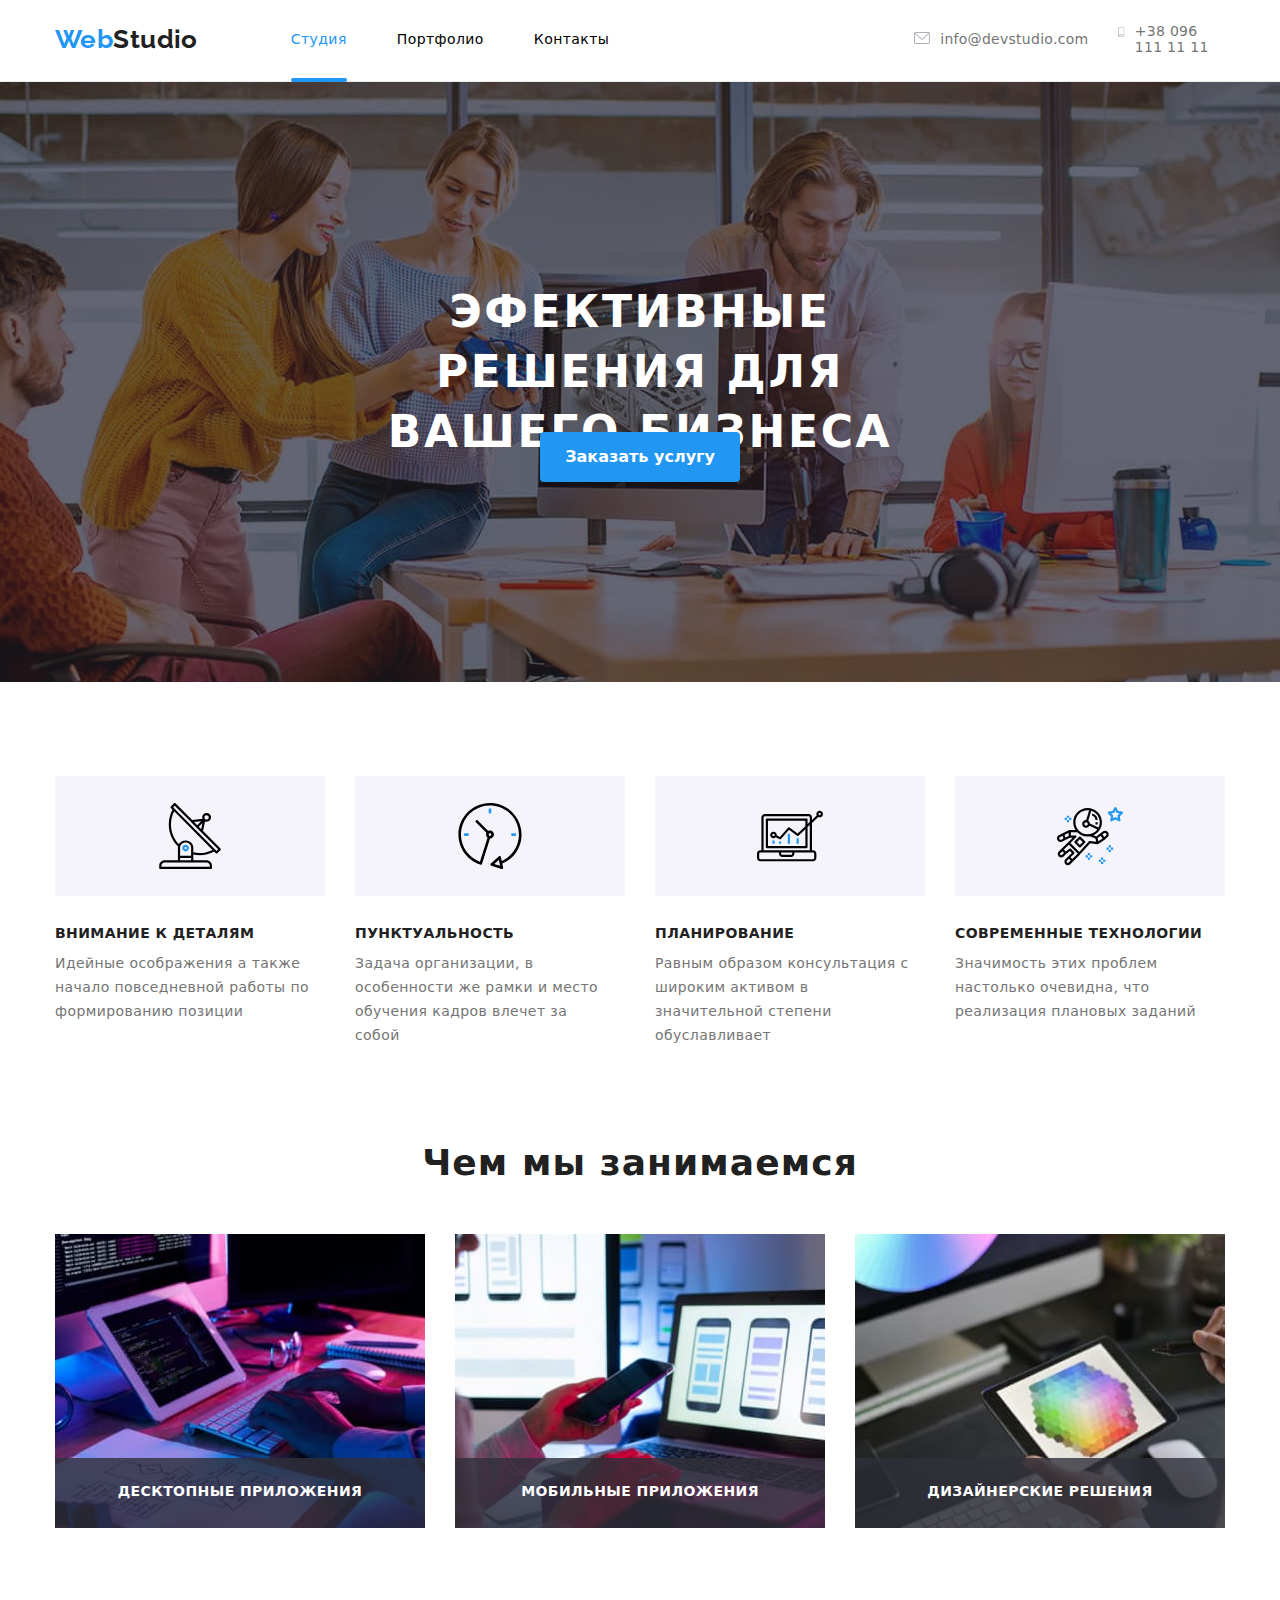
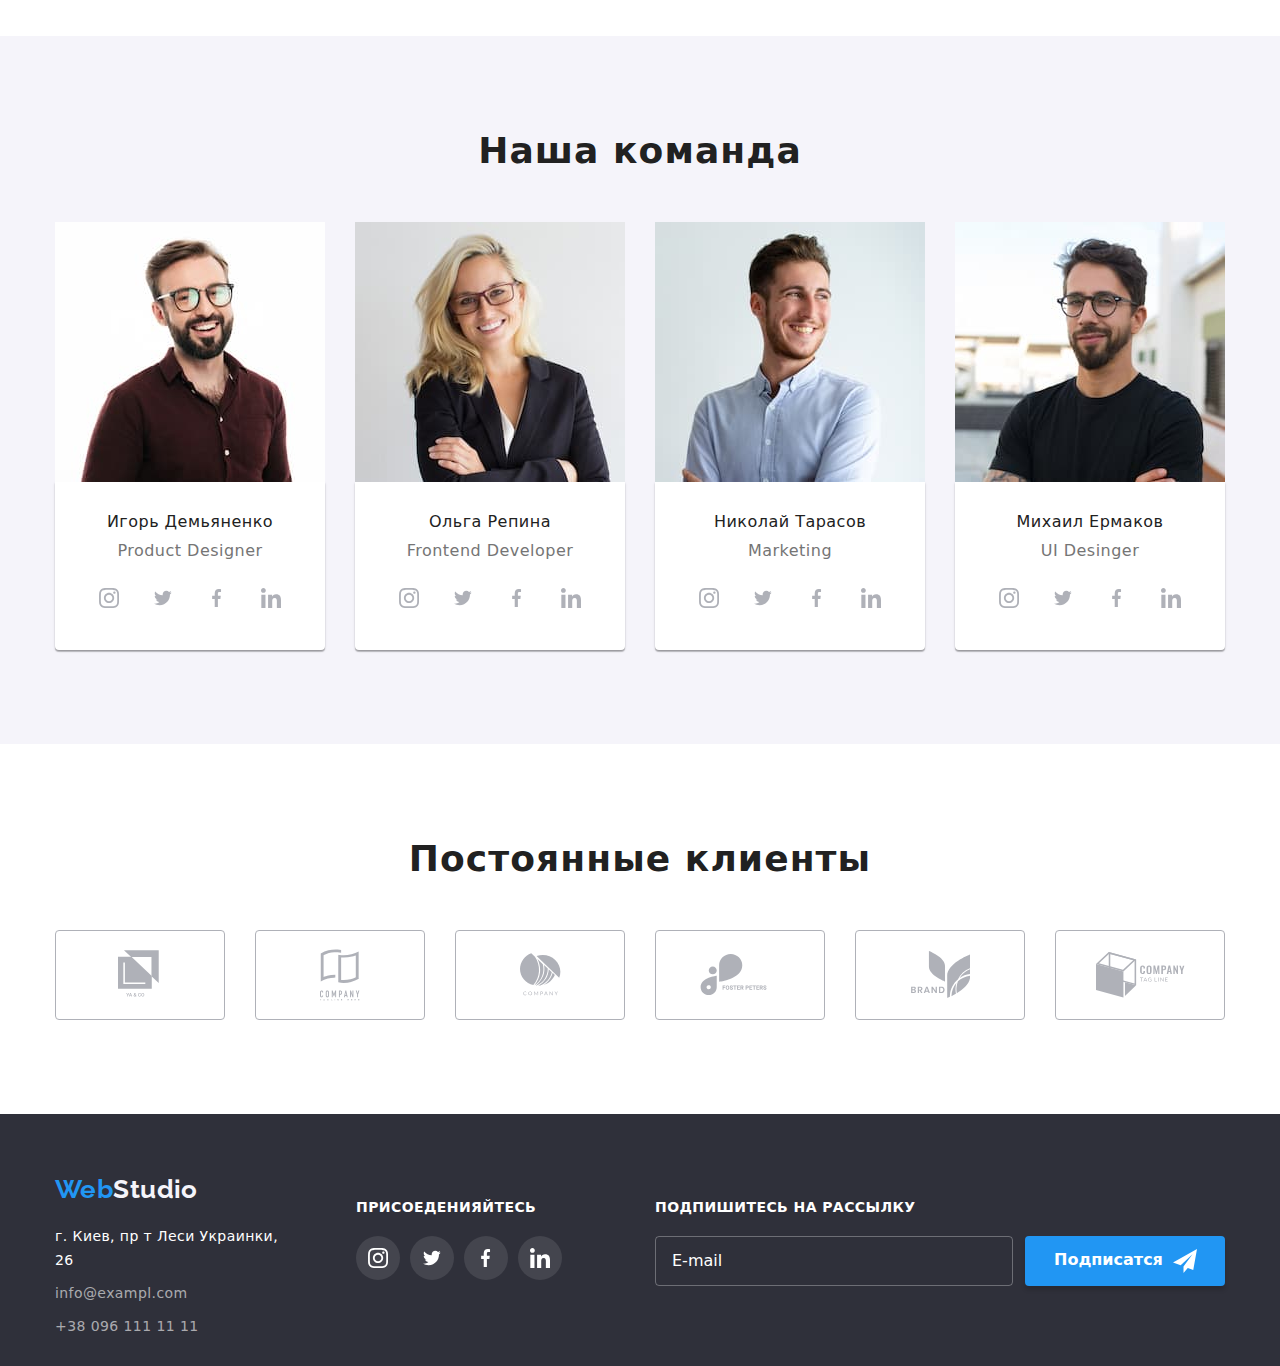
<file: index.html>
<!DOCTYPE html>
<html lang="ru">

<head id="head">
    <meta charset="UTF-8">
    <meta http-equiv="X-UA-Compatible" content="IE=edge">
    <meta name="viewport" content="width=device-width, initial-scale=1.0">
    <title>Document</title>
    <link href="./css/styles.css" rel="stylesheet">
    <link
        href="https://fonts.googleapis.com/css2?family=Raleway:wght@700&family=Roboto:wght@400;500;700;900&display=swap"
        rel="stylesheet">
        <link rel="stylesheet" href="https://cdnjs.cloudflare.com/ajax/libs/animate.css/4.1.1/animate.min.css" />
        <link rel="stylesheet" href="https://cdnjs.cloudflare.com/ajax/libs/modern-normalize/0.2.0/modern-normalize.min.css" />
</head>

<body>
    <header id="dd" class="header new-header">
        <div class="container">
        <nav class="site-nav-a">
            <a class="item-c site-nav link link-web link-black" href="#smd">Web<span>Studio</span></a>
               <ul class="mar site-nav">
                <li class="item  ">
                    <a class="ddd studia"
                        href=" "><span>Студия</span></a>
                </li>
                <li class="item">
                    <a class="hd link link-blue " href="portfolio.html">Портфолио</a>
                </li>
                <li class="item">
                    <a class="hd link link-blue " href="">Контакты</a>
                </li> 
            </ul>
        
        </nav>
        <div class="conteiner-u">
         
                
            <a class="cm-header-first item-a link link-blue ul-link-blu kontakt" href="mailto:info@devstudio.com">
            <svg class=" link-icon-heder  " width="16" height="12">
                    <use href="./images/sprite.svg#icon-mail"></use>
            </svg>info@devstudio.com</a>
            
     
            
            <a class="item-b icon-b-header one-item link link-blue ul-link-blu kontakt" href="tel:+380961111111">
       
                <svg class="link-icon-heder  " width="10" height="16">
                <use href="./images/sprite.svg#icon-mobilka"></use>
            </svg>+38 096 111 11 11</a> 
        </div>
                
    
        </div>
    </header>
    <main>
         <section class="hero">
            <div class="hero-container">
            <h2 class="hero-name visually-hidden">Hero</h2>
              <div class="efect-hero-container"> 
                  <h1 class="hero-title ">Эфективные решения для вашего бизнеса</h1>
            </div> 
             <button class="button-hero" data-modal-open>Заказать услугу</button>
            </div>
        </section>
        <section class="os">
            <div class="spacial-container">
                    <h2 class=" os-title hero-name visually-hidden">Особенности</h2>
            <ul class="spacial-container-li li-nd">
                <li class="os-item">
                    <div class="container-os-antenna">
                        <svg class="icon-antenna" width="66" height="70">
                            <use href="./images/sprite.svg#icon-antenna"></use>
                        </svg>
                    </div>
                    <div class="os-item-container">
                     <h3 class="osob-h">Внимание к деталям</h3>
                    <p class="osob-p">Идейные осображения а также начало повседневной работы по формированию позиции</p>
                 </div>
                 <li class="os-item">
                        <div class="container-os-antenna">
                            <svg class="icon-antenna" width="66" height="70">
                                <use href="./images/sprite.svg#icon-clock-"></use>
                            </svg>
                        </div>
                    <div class="os-item-container">
                    <h3 class="osob-h">Пунктуальность</h3>
                    <p class="osob-p">Задача организации, в особенности же рамки и место обучения кадров влечет за собой
                    </p> 
                </div>
                </li >
                <li class="os-item">
                    <div class="container-os-antenna">
                        <svg class="icon-antenna" width="66" height="70">
                            <use href="./images/sprite.svg#icon-comp"></use>
                        </svg>
                    </div>
                    <div class="os-item-container">
                    <h3 class="osob-h">Планирование</h3>
                    <p class="osob-p">Равным образом консультация с широким активом в значительной степени обуславливает
                    </p>
                </div>
                </li>
                
                <li class="os-item">
                    <div class="container-os-antenna">
                        <svg class="icon-antenna" width="66" height="70">
                            <use href="./images/sprite.svg#icon-astronavt"></use>
                        </svg>
                    </div>
                    <div class="os-item-container">
                        <h3 class="osob-h">Современные технологии</h3>
                    <p class="p-end osob-p">Значимость этих проблем настолько очевидна, что реализация плановых заданий</p>
                </div>
                </li>
                </ul>
            </div>
            
        </section>
        <section class="we">
            <div class="container-we">
                <h2 class="section-title">Чем мы занимаемся</h2>
                    <ul class="we-ul li-nd">
                <li class="we-li">
                    <div class="we-li-conteiner">
                        <img class="we-img" src="./images/1.jpg" width="370" height="294" alt="1">
                        <div class="button-we button-we-fist"><p class="we-p">Десктопные приложения</p>
                        </div>
                    </div>
                </li>
                <li class="we-li">
                    <div class="we-li-conteiner">
                        <img  class="we-img" src="./images/2.jpg" width="370" height="294" alt="2">
                        <div class="button-we button-we-second">
                            <p class="we-p">Мобильные приложения</p> 
                        </div>
                    </div>
                </li>
                <li class="we-li">
                    <div class="we-li-conteiner">
                        <img  class="we-img" src="./images/3.jpg" width="370" height="294" alt="3">
                        <div class="button-we button-we-last"><p class="we-p">Дизайнерские решения</p> 
                        </div>
                    </div>
                </li>
                    </ul>
                </div>
        </section>
            
        <section class="nk">
                       <div class="container-nk">
                   <h2 class="section-title">Наша команда</h2>
                 <ul class="ul-nk li-nd">
                <li class="nk-li">
                    <img class="foto-nk" src="./images/21.jpg" alt="Игорь Демьяненко" width="270" height="260">
                        <div class="container-nk-content">
                            <h3 class="comanda-h">Игорь Демьяненко</h3>
                            <p class="comanda-p">Product Designer</p>
                            <div class="container-nk-icon">
                                <a class="nk-item-link-icon nk-item-link-icon-first" href="" target="_blank" rel="noopener noreferrer">
                                    <svg class="nk-icon" width="20" height="20">
                                        <use href="./images/sprite.svg#icon-foto"></use>
                                    </svg></a>
                                    <a class="nk-item-link-icon" href="" target="_blank" rel="noopener noreferrer">
                                        <svg class="nk-icon" width="20 " height="16">
                                            <use href="./images/sprite.svg#icon-twitter"></use>
                                        </svg></a>
                                    <a class="nk-item-link-icon" href="" target="_blank" rel="noopener noreferrer">
                                        <svg class="nk-icon" width="10" height="20">
                                            <use href="./images/sprite.svg#icon-facebook"></use>
                                        </svg></a>
                                        <a class="nk-item-link-icon" href="" target="_blank" rel="noopener noreferrer">
                                            <svg class="nk-icon" width="20" height="20">
                                                <use href="./images/sprite.svg#icon-instagram"></use>
                                            </svg></a>
                            </div>
                        </div>
                </li>
                <li class="nk-li">
                    <img class="foto-nk" src="./images/22.jpg" alt="Ольга Репина" width="270" height="260">
                        <div class="container-nk-content">
                            <h3 class="comanda-h">Ольга Репина</h3>
                            <p class="comanda-p"> Frontend Developer</p>
                            <div class="container-nk-icon">
                                <a class="nk-item-link-icon nk-item-link-icon-first" href="" target="_blank" rel="noopener noreferrer">
                                    <svg class="nk-icon" width="20" height="20">
                                        <use href="./images/sprite.svg#icon-foto"></use>
                                    </svg></a>
                                <a class="nk-item-link-icon" href="" target="_blank" rel="noopener noreferrer">
                                    <svg class="nk-icon" width="20 " height="16">
                                        <use href="./images/sprite.svg#icon-twitter"></use>
                                    </svg></a>
                                <a class="nk-item-link-icon" href="" target="_blank" rel="noopener noreferrer">
                                    <svg class="nk-icon" width="10" height="20">
                                        <use href="./images/sprite.svg#icon-facebook"></use>
                                    </svg></a>
                                <a class="nk-item-link-icon" href="" target="_blank" rel="noopener noreferrer">
                                    <svg class="nk-icon" width="20" height="20">
                                        <use href="./images/sprite.svg#icon-instagram"></use>
                                    </svg></a>
                            </div>
                        </div>
                </li>
                <li class="nk-li">
                    <img class="foto-nk" src="./images/23.jpg" alt="Николай Тарасов" width="270" height="260">
                        <div class="container-nk-content">
                            <h3 class="comanda-h">Николай Тарасов</h3>
                            <p class="comanda-p"> Marketing</p>
                            <div class="container-nk-icon">
                                <a class="nk-item-link-icon nk-item-link-icon-first" href="" target="_blank" rel="noopener noreferrer">
                                    <svg class="nk-icon" width="20" height="20">
                                        <use href="./images/sprite.svg#icon-foto"></use>
                                    </svg></a>
                                <a class="nk-item-link-icon" href="" target="_blank" rel="noopener noreferrer">
                                    <svg class="nk-icon" width="20 " height="16">
                                        <use href="./images/sprite.svg#icon-twitter"></use>
                                    </svg></a>
                                <a class="nk-item-link-icon" href="" target="_blank" rel="noopener noreferrer">
                                    <svg class="nk-icon" width="10" height="20">
                                        <use href="./images/sprite.svg#icon-facebook"></use>
                                    </svg></a>
                                <a class="nk-item-link-icon" href="" target="_blank" rel="noopener noreferrer">
                                    <svg class="nk-icon" width="20" height="20">
                                        <use href="./images/sprite.svg#icon-instagram"></use>
                                    </svg></a>
                            </div>
                        </div>
                </li>
                <li class="nk-li">
                    <img class="foto-nk" src="./images/24.jpg" alt="Михаил Ермаков" width="270" height="260">
                        <div class="container-nk-content">
                            <h3 class="comanda-h">Михаил Ермаков</h3>
                            <p class="comanda-p">UI Desinger</p>
                         <div class="container-nk-icon">
                            <a class="nk-item-link-icon nk-item-link-icon-first" href="" target="_blank" rel="noopener noreferrer">
                                <svg class="nk-icon" width="20" height="20">
                                    <use href="./images/sprite.svg#icon-foto"></use>
                                </svg></a>
                            <a class="nk-item-link-icon" href="" target="_blank" rel="noopener noreferrer">
                                <svg class="nk-icon" width="20 " height="16">
                                    <use href="./images/sprite.svg#icon-twitter"></use>
                                </svg></a>
                            <a class="nk-item-link-icon" href="" target="_blank" rel="noopener noreferrer">
                                <svg class="nk-icon" width="10" height="20">
                                    <use href="./images/sprite.svg#icon-facebook"></use>
                                </svg></a>
                            <a class="nk-item-link-icon" href="" target="_blank" rel="noopener noreferrer">
                                <svg class="nk-icon" width="20" height="20">
                                    <use href="./images/sprite.svg#icon-instagram"></use>
                                </svg></a>
                         </div>
                        </div>
                </li>
            </ul>
                 </div>
        </section>

<section class="section-post">
    <div class="container-post">
            <h2 class="section-title-post">Постоянные клиенты</h2>
            <ul class="ul-post li-nd">
                <li class="clients-item-li">
                    <a class="clients-item-link link-item-first" href="" target="_blank" rel="noopener noreferrer">
                        <svg class="post-icon" width="45" height="50">
                            <use href="./images/sprite.svg#icon-logo1"></use>
                        </svg></a>
                </li>

                <li class="clients-item-li">
                    <a class="clients-item-link" href="" target="_blank" rel="noopener noreferrer">
                        <svg class="post-icon" width="40" height="52">
                            <use href="./images/sprite.svg#icon-logo2"></use>
                        </svg></a>
                </li>

                <li class="clients-item-li">
                    <a class="clients-item-link" href="" target="_blank" rel="noopener noreferrer">
                        <svg class="post-icon" width="41" height="43">
                            <use href="./images/sprite.svg#icon-logo3"></use>
                        </svg></a>
                </li>

                <li class="clients-item-li">
                    <a class="clients-item-link" href="" target="_blank" rel="noopener noreferrer">
                        <svg class="post-icon" width="80" height="42">
                            <use href="./images/sprite.svg#icon-logo4"></use>
                        </svg></a>
                </li>

                <li class="clients-item-li">
                    <a class="clients-item-link" href="" target="_blank" rel="noopener noreferrer">
                        <svg class="post-icon" width="59" height="47">
                            <use href="./images/sprite.svg#icon-logo5"></use>
                        </svg></a>
                </li>

                <li class="clients-item-li">
                    <a class="clients-item-link" href="" target="_blank" rel="noopener noreferrer">
                        <svg class="post-icon" width="89" height="46">
                            <use href="./images/sprite.svg#icon-logo6"></use>
                        </svg></a>
                </li>
             </ul>
     
    </div>
</section>


    </main>
    <footer class="footer">
        <div class="container-footer-generete">
            
                <div class="container-fu">
             <a class="link link-web white" href="#header">Web<span>Studio</span></a>
                    <address class="footer-adress footer-link-contact">г. Киев, пр т Леси Украинки, 26</address>
                        <ul class="ul-footer li-nd">
                            <li>
                            <a class="item-fu-mel link-blue footer-link-contact" href="mailto:info@exampl.com">info@exampl.com</a>
                            </li>
                             <li>
                            <a class="item-fu-tel link link-blue footer-link-contact" href="tel:+380961111111">+38 096 111 11 11</a>
                        </li>
                     </ul>
                </div>
        
         <div class="container-fu-two">
            <p class="title-fu-two">Присоеденияйтесь</p>
           <ul class="ul-card-fu-two">
               
               <li class="card-fu-two-li">
                    <a class="card-fu-two card-fu-two-first " href="" target="_blank" rel="noopener noreferrer">
                    <svg class="nk-icon" width="20" height="20">
                        <use href="./images/sprite.svg#icon-foto"></use>
                    </svg></a>
               </li>
                <li class="card-fu-two-li">
                           <a class="card-fu-two " href="" target="_blank" rel="noopener noreferrer">
                    <svg class="nk-icon" width="20 " height="16">
                        <use href="./images/sprite.svg#icon-twitter"></use>
                    </svg></a>
                </li>
                <li class="card-fu-two-li">
                    <a class="card-fu-two " href="" target="_blank" rel="noopener noreferrer">
                    <svg class="nk-icon" width="10" height="20">
                        <use href="./images/sprite.svg#icon-facebook"></use>
                    </svg></a>
                </li>
                <li class="card-fu-two-li">
                    <a class="card-fu-two " href="" target="_blank" rel="noopener noreferrer">
                    <svg class="nk-icon" width="20" height="20">
                        <use href="./images/sprite.svg#icon-instagram"></use>
                    </svg></a>
                </li>
           </ul> 
        </div>
                <div class="footer-form-container">
                    <p class="p-footer-form title-fu-two">Подпишитесь на рассылку</p>
                    <form class="footer-form">
                        <label for="footer_email"></label>
                        <div class="input-button">
                            <input type="email" name="email" id="footer_email" class="input-footer" placeholder="E-mail">
                            <button type="submit" class="ee button-footer">Подписатся
                                <svg class="ee airbus-icon" width="24" height="24">
                                    <use href="./images/icons.svg#icon-airbus"></use>
                                </svg></button>
                           </div>
                    </form>
                </div>
         </div>
    </footer>

   
    <div class="backdrop is-hidden" data-modal>
       <div class="modal">

        <form class="form-container">
            <p class="form-title-modal">Оставьте свои данные, мы вам перезвоним</p>
            <div class="form-field">
                <label for="modal-id1" class="form-label">Имя</label>
                <input type="text" name="text" id="modal-id1" class="input-modal"  >
                    <svg class="svg-modal-icon" width=" " height=" ">
                        <use href="./images/icons.svg#icon-man"></use>
                    </svg>
            </div>

            <div class="form-field">
                <label for="modal-id2" class="form-label">Телефон </label>
          <input type="number" name="number" id="modal-id2" class="input-modal">
                    <svg class="svg-modal-icon" width=" " height=" ">
                        <use href="./images/icons.svg#icon-tel"></use>
                    </svg>
            </div>
            <div class="form-field">
                <label for="modal-id3" class="form-label">Почта</label>
                <input type="email" name="email" id="modal-id3" class="input-modal">
                   
                <svg class="svg-modal-icon" width=" " height=" ">
                        <use href="./images/icons.svg#icon-convert"></use>
                    </svg>
            </div>
            <div class="form-field-textarea ">
                <label for="modal-id4" class="form-label">Коментарий</label>
                <textarea name="Коментарий"   placeholder="Введите текст" id="modal-id4" class="input-textarea"></textarea>
            </div>



            <div class="form-field1 ">
                <input type="checkbox" name="licenze" id="modal-id5" class="input-modal1"
                        value="licenze">
                <label for="modal-id5" class="form-label-checkbox">
                    <span class="span-form-modal">
                         <svg class="svg-kub" width=" 16" height=" 15 ">
                              <use href="./images/icons.svg#icon-galochka"></use>
                         </svg>
                    </span>
                    <p class="p-licenze">Соглашаюсь с рассылкой и принимаю</p>
                    <a class="a-licenze " href="">Условия договора</a>
                    
                </label>
            </div>




                 <button type="submit" class="button-hero">Отправить</button>
               </form>
 


              <button class="close-bacdrop" data-modal-close>
                <svg class="close-svg" width=" " height=" ">
                    <use href="./images/close.svg#icon-close"></use>
                </svg>
              </button>
   
    </div>

</div>





<script src="./js/modal.js"></script>
</body>

</html>
</file>
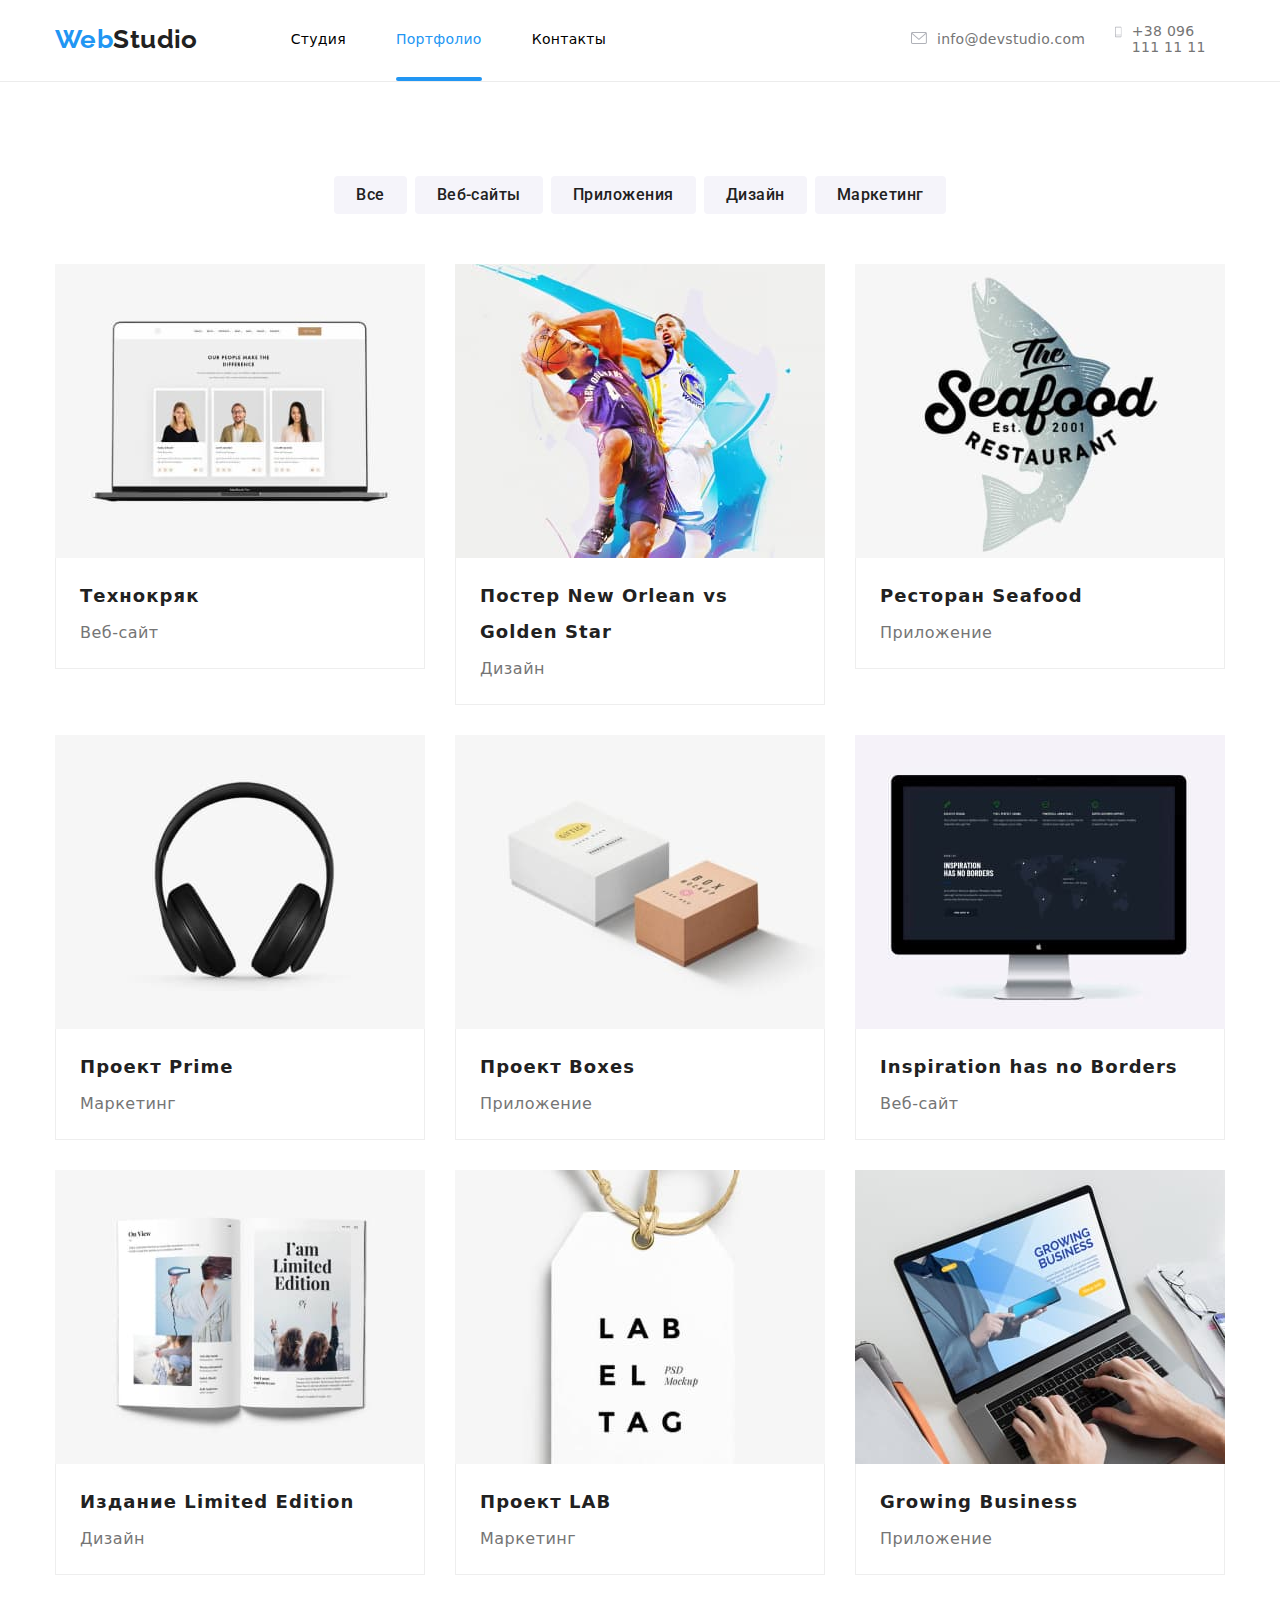
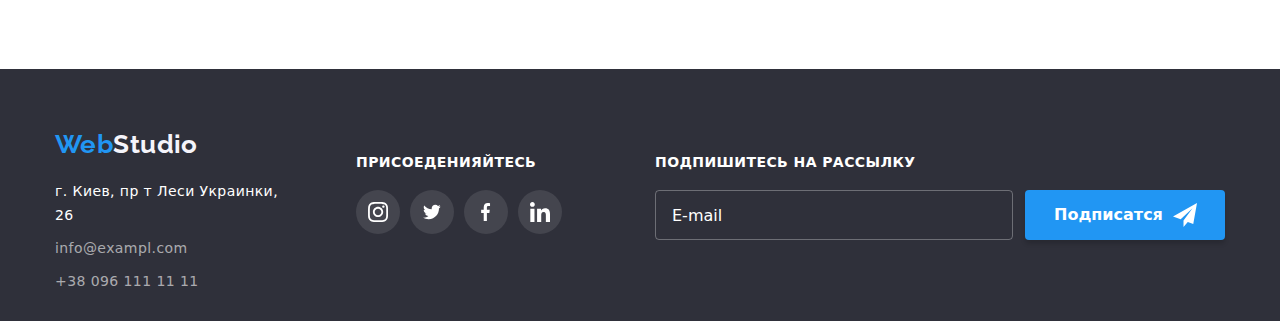
<file: portfolio.html>
<!DOCTYPE html>
<html lang="en">
<head>
    <meta charset="UTF-8">
    <meta http-equiv="X-UA-Compatible" content="IE=edge">
    <meta name="viewport" content="width=device-width, initial-scale=1.0">
    <title>portfolio</title>
    <link href="./css/styles.css" rel="stylesheet">
    <link href="https://fonts.googleapis.com/css2?family=Raleway:wght@700&family=Roboto:wght@400;500;700;900&display=swap"
        rel="stylesheet">
        <link rel="stylesheet" href="https://cdnjs.cloudflare.com/ajax/libs/modern-normalize/0.2.0/modern-normalize.min.css" />
</head>
<body>
    <header id="dd" class="header new-header">
        <div class="container"> 
        <nav  class="site-nav-a">
            <a class=" item-c site-nav link link-web link-black" href="#smd">Web<span>Studio</span></a>
            <ul class=" mar site-nav li-nd ul-link-blu">
                <li class="item">
                    <a class=" hd link link-blue   " href="index.html">Студия</a>
                </li>
                <li class="item">
                    <a class="     portfolio-line ddd" href=""><span>Портфолио</span></a>
                </li>
                <li class="item">
                    <a class="hd  link link-blue  " href="">Контакты</a>
                </li>
            </ul>
        </nav>
    <div class="conteiner-u">
    
    
        <a class="cm-header-first item-a link link-blue ul-link-blu kontakt" href="mailto:info@devstudio.com">
            <svg class=" link-icon-heder  " width="16" height="12">
                <use href="./images/sprite.svg#icon-mail"></use>
            </svg>info@devstudio.com</a>
    
    
    
        <a class="item-b icon-b-header one-item link link-blue ul-link-blu kontakt" href="tel:+380961111111">
            <svg class="link-icon-heder  " width="10" height="16">
                <use href="./images/sprite.svg#icon-mobilka"></use>
            </svg>+38 096 111 11 11</a>
    </div>
    </div>
    </header>
    <main class="main">
        <section class="hero-portfolio">
            <div class="container-potfolio-hero">
            <h1 class="portfolio-hero-name hero-name visually-hidden">Filter</h1>
                <ul class="ul-button li-nd">
                <li class="item-portfolio-filter">
                    <button class="filter-li pointer" type="button">Все</button>
                </li>
                <li class="item-portfolio-filter">
                    <button class="filter-li pointer" type="button">Веб-сайты</button>
                </li>
                <li class="item-portfolio-filter">
                    <button class="filter-li pointer" type="button">Приложения</button>
                </li>
                <li class="item-portfolio-filter">
                    <button class="filter-li pointer" type="button">Дизайн</button>
                </li>
                <li class="item-portfolio-filter">
                    <button class="filter-li pointer" type="button">Маркетинг</button>
                </li>
            </ul>
</div>
<div class="container-card">
            <ul class="li-nd project">
                <li class="project-li">
                    <a href=" " class="contain-card-link-a" >      
                        <div class="card-trumb"> 
                            <img class="foto-item-cart" src="./images/ноутбук.jpg" alt="ноут" width="370" height="294"/> 
                                <div class="kub">
                                    <p class="content-texnocrack">Технокряк это современная площадка распространения коронавируса. 
                                                 Компании используют эту платформу для цифрового
                                                 шпионажа и атак на защищённые сервера конкурентов</p>
                                                
                                </div>
                        </div>
                        <div class="container-project-li">  
                            <h3 class="item-project-h">Технокряк</h3>
                                <p class="item-project-p">Веб-сайт</p>
                        </div> 
                     </a>
                </li>

                <li class="project-li">
                    <a href="#smd" class="contain-card-link-a">
                        <div class="card-trumb">
                            <img  class="foto-item-cart" src="./images/баскетбол.jpg" alt="ресторан" width="370" height="294" />
                                <div class="kub">
                                    <p class="content-texnocrack">
                                                Технокряк это современная площадка распространения коронавируса.
                                                Компании используют эту платформу для цифрового
                                                шпионажа и атак на защищённые сервера конкурентов</p>
                                </div>
                        </div>
                    <div class="container-project-li">
                        <h3 class="item-project-h">Постер New Orlean vs Golden Star</h3>
                            <p class="item-project-p">Дизайн</p>
                   </div>
                   </a>
                </li>

                <li class="project-li">
                    <a href="#smd" class="contain-card-link-a">
                        <div class="card-trumb">
                           <img  class="foto-item-cart" src="./images/ресторан.jpg" alt="ресторан" width="370" height="294" />
                               <div class="kub">
                                  <p class="content-texnocrack">Технокряк это современная площадка распространения коронавируса.
                                                 Компании используют эту платформу для цифрового
                                                 шпионажа и атак на защищённые сервера конкурентов </p>
                                </div>
                        </div>
                    <div class="container-project-li"> 
                        <h3 class="item-project-h">Ресторан Seafood</h3>
                            <p class="item-project-p">Приложение</p>
                    </div>
                    </a>
                </li>

                <li class="project-li">
                    <a href="#smd" class="contain-card-link-a">
                        <div class="card-trumb">
                            <img  class="foto-item-cart" src="./images/наушники.jpg" alt="наушники" width="370" height="294" />
                                <div class="kub">
                                    <p class="content-texnocrack">Технокряк это современная площадка распространения коронавируса.
                                                Компании используют эту платформу для цифрового
                                                шпионажа и атак на защищённые сервера конкурентов</p>
                                </div>
                        </div>
                    <div class="container-project-li">  
                        <h3 class="item-project-h">Проект Prime</h3>
                           <p class="item-project-p">Маркетинг</p>
                    </div>
                    </a>
                </li>

                <li class="project-li">
                    <a href="#smd" class="contain-card-link-a">
                        <div class="card-trumb">
                            <img  class="foto-item-cart" src="./images/коробки.jpg" alt="коробки" width="370" height="294" /> 
                                <div class="kub">
                                    <p class="content-texnocrack">Технокряк это современная площадка распространения коронавируса.
                                                Компании используют эту платформу для цифрового
                                                шпионажа и атак на защищённые сервера конкурентов</p>
                                </div>
                       </div>
                    <div class="container-project-li">
                        <h3 class="item-project-h">Проект Boxes</h3>
                        <p class="item-project-p">Приложение</p>
                    </div>
                    </a>
                </li>

                <li class="project-li">
                    <a href="#smd" class="contain-card-link-a">
                        <div class="card-trumb">
                            <img  class="foto-item-cart" src="./images/монитор.jpg" alt="монитор" width="370" height="294" />
                                <div class="kub">
                                    <p class="content-texnocrack">Технокряк это современная площадка распространения коронавируса.
                                                Компании используют эту платформу для цифрового
                                                шпионажа и атак на защищённые сервера конкурентов</p>
                                </div>
                    </div>
                     <div class="container-project-li">
                        <h3 class="item-project-h">Inspiration has no Borders</h3>
                        <p class="item-project-p">Веб-сайт</p>
                    </div>
                    </a>
                </li>

                <li class="project-li"><div></div>
                    <a href="#smd" class="contain-card-link-a">
                        <div class="card-trumb">
                             <img  class="foto-item-cart" src="./images/книга.jpg" alt="книга" width="370" height="294" /> 
                                <div class="kub">
                                      <p class="content-texnocrack">Технокряк это современная площадка распространения коронавируса.
                                                 Компании используют эту платформу для цифрового
                                                 шпионажа и атак на защищённые сервера конкурентов</p>
                       
                                </div>
                        </div>
                     <div class="container-project-li">
                        <h3 class="item-project-h">Издание Limited Edition</h3>
                        <p class="item-project-p">Дизайн</p>
                     </div>
                    </a>
                </li>

                <li class="project-li">
                    <a href="#smd" class="contain-card-link-a">
                        <div class="card-trumb">
                            <img  class="foto-item-cart" src="./images/этикетка.jpg" alt="этикетка" width="370" height="294" /> 
                                <div class="kub">
                                  <p class="content-texnocrack">Технокряк это современная площадка распространения коронавируса.
                                             Компании используют эту платформу для цифрового
                                             шпионажа и атак на защищённые сервера конкурентов</p>
                                </div>
                        </div>
                    <div class="container-project-li">
                        <h3 class="item-project-h">Проект LAB</h3>
                        <p class="item-project-p">Маркетинг</p>
                    </div>
                    </a>
                </li>

                <li class="project-li">
                    <a href="#smd" class="contain-card-link-a">
                        <div class="card-trumb">
                            <img  class="foto-item-cart" src="./images/ноутбук1.jpg" alt="ноутбук1" width="370" height="294" />
                                <div class="kub">
                                    <p class="content-texnocrack">Технокряк это современная площадка распространения коронавируса.
                                            Компании используют эту платформу для цифрового
                                            шпионажа и атак на защищённые сервера конкурентов</p>
                                </div>
                        </div>
                    <div class="container-project-li">
                         <h3 class="item-project-h">Growing Business</h3>
                         <p class="item-project-p">Приложение</p>
                    </div> 
                   </a> 
                 </li>
             
            </ul>
            </div>
        </section>

    </main>
<footer class="footer">
    <div class="container-footer-generete">

        <div class="container-fu">
            <a class="link link-web white" href="#header">Web<span>Studio</span></a>
            <address class="footer-adress footer-link-contact">г. Киев, пр т Леси Украинки, 26</address>
            <ul class="ul-footer li-nd">
                <li>
                    <a class="item-fu-mel link-blue footer-link-contact"
                        href="mailto:info@exampl.com">info@exampl.com</a>
                </li>
                <li>
                    <a class="item-fu-tel link link-blue footer-link-contact" href="tel:+380961111111">+38 096 111 11
                        11</a>
                </li>
            </ul>
        </div>

        <div class="container-fu-two">
            <p class="title-fu-two">Присоеденияйтесь</p>
            <ul class="ul-card-fu-two">

                <li class="card-fu-two-li">
                    <a class="card-fu-two card-fu-two-first " href="" target="_blank" rel="noopener noreferrer">
                        <svg class="nk-icon" width="20" height="20">
                            <use href="./images/sprite.svg#icon-foto"></use>
                        </svg></a>
                </li>
                <li class="card-fu-two-li">
                    <a class="card-fu-two " href="" target="_blank" rel="noopener noreferrer">
                        <svg class="nk-icon" width="20 " height="16">
                            <use href="./images/sprite.svg#icon-twitter"></use>
                        </svg></a>
                </li>
                <li class="card-fu-two-li">
                    <a class="card-fu-two " href="" target="_blank" rel="noopener noreferrer">
                        <svg class="nk-icon" width="10" height="20">
                            <use href="./images/sprite.svg#icon-facebook"></use>
                        </svg></a>
                </li>
                <li class="card-fu-two-li">
                    <a class="card-fu-two " href="" target="_blank" rel="noopener noreferrer">
                        <svg class="nk-icon" width="20" height="20">
                            <use href="./images/sprite.svg#icon-instagram"></use>
                        </svg></a>
                </li>
            </ul>
        </div>
        <div class="footer-form-container">
            <p class="p-footer-form title-fu-two">Подпишитесь на рассылку</p>
            <form class="footer-form">
                <label for="footer_email"></label>
                <div class="input-button">
                    <input type="email" name="email" id="footer_email" class="input-footer" placeholder="E-mail">
                    <button type="submit" class="ee button-footer">Подписатся
                        <svg class="ee airbus-icon" width="24" height="24">
                            <use href="./images/icons.svg#icon-airbus"></use>
                        </svg></button>
                </div>
            </form>
        </div>
    </div>
</footer>
  
</body>
</html>
</file>
<file: css/styles.css>
body {
  background-color:var(--brand-color);
  font-family: 'Roboto', sans-serif;
  font-style:Regular;
  font-size: 14px; 
  line-height: 1.71;
  letter-spacing: 0.03em;
   }

 
:root {
  --brand-color:#E5E5E5;
  --header-color:#FFFFFF;
  --nk-color:#F5F4FA;
  --hero-footer:#2F303A;
  --blue-color:#2196F3;
  --h-color:#212121;
  --brand-letter:#757575;

  --link-font:'Raleway', sans-serif;
  --title-h:font-weight: 500;
 }


h1,
h2,
h3,
h4,
h5,
h6,
p {
  margin-top: 0;
}

.li-nd li, .auth-nav li,
.site-nav li
{ 
  list-style: none;
}



/* -------header----------- */


.header {

  padding-top: 24px;
  padding-bottom: 25px;
  background-color:var(--header-color);
  font-weight: 500;
  border-bottom:1px solid #ECECEC;
}


.container {
  padding-left: 15px;
  padding-right: 15px;
  width: 1200px;
  display:flex;
  justify-items: space-between;
  margin-right: auto;
  margin-left: auto;
}

.site-nav-a {
  display: flex;
  align-items: center;
}

.site-nav  {
  display: flex;
  align-items: center;
}

.cm-header-first {
  margin-right: 30px;
}

.item-p {
  display:flex;

}
.conteiner-u {

  display:flex; 
  flex-direction: row;
 align-items: center;
 margin-left: 305px;

}

.link-icon-heder {
 
  margin-right: 10px;
}

.site-nav .item +.item {
  margin-left: 50px;
}

.item-c {
  margin-left: 0px;
  margin-right: 93px;
}

.mar {
  margin-top: 0;
  margin-bottom: 0;
  margin-left: 0px;
  padding-left: 0px;
}


/* -----ИКОНКИ----- */
.item-a {
  margin-left: 0px;
  margin-right: 30px;
   transition: transform 250ms cubic-bezier(0.4, 0, 0.2, 1);
  transform: scale(1); 
  display: flex;
 flex-direction: row;
 
}



.item-b {
  /* position: relative; */
  margin-left: 0px;
  margin-right: 0px;
   transition: transform 250ms cubic-bezier(0.4, 0, 0.2, 1);
  transform:scale(1); 
  display: flex;
 flex-direction: row;
}


.link-icon-heder{
  display: block;
  fill:#afb1b8;
   transition:transform 250ms cubic-bezier(0.4, 0, 0.2, 1);
  transform: scale(1);
}



.item-a:hover .link-icon-heder,
.item-a:focus .link-icon-heder {
  fill:var(--blue-color);
  cursor: pointer;
  transition: transform 250ms cubic-bezier(0.4, 0, 0.2, 1);
  transform: scale(1.1); 
}

.item-a:hover,
.item-a:focus {
 color: #2196F3;
  cursor: pointer;
  transition:transform 250ms cubic-bezier(0.4, 0, 0.2, 1);
  transform: scale(1.1); 
}


.item-b:hover .link-icon-heder,
.item-b:focus .link-icon-heder {
  fill:var(--blue-color);
  cursor: pointer;
  transition:  transform 250ms cubic-bezier(0.4, 0, 0.2, 1);
  transform: scale(1.1); 
}

.item-b:hover,
.item-b:focus {
 color: #2196F3;
  cursor: pointer;
  transition:transform 250ms cubic-bezier(0.4, 0, 0.2, 1);
  transform: scale(1.1); 
}
/* --------------------------ИКОНКИ КОНЕЦ--------------------- */

.hd:hover {
  transition:transform 250ms cubic-bezier(0.4, 0, 0.2, 1);
  transform: scale(1.1);
}

.link {
  text-decoration: none;
  color: inherit;
}
   
.ul-link-blu {
  line-height: 1.14;
  letter-spacing: 0.02em;
}
.kontakt {
   color:var(--brand-letter);
}


.link-blue {
  text-decoration: none;
 
}

.link-blue span {
  color:var(--blue-color);
}

.link-blue:hover,
.link-blue:focus {
  color:var(--blue-color);
    transition:transform 250ms cubic-bezier(0.4, 0, 0.2, 1);
  transform: scale(1.2);
}


.link-heder-a {
  padding: 0;
  margin: 0;
  list-style: none;
  display:block
}

/* -----ПОДЧЕРКИВАНИЕ НА ТЕКУЩЕЙ СТРАНИЦе СТУДИИ------ */
 

  .studia {
  position: relative;
 padding: 0px;
 display:block; 
 text-decoration: none;
  color:var(--blue-color);
}
 

.studia::after {
  display: block;
  content: "";
  position: absolute;
  width: 100%; 
  height: 4px ; 
  left:0%;
  bottom:-30px;
  background-color: #2196F3;
  border-radius: 2px;
   opacity:1;
  /* transition: translate 250ms cubic-bezier(0.4, 0, 0.2, 1);  */
}

  .studia:hover::after {
    color:var(--blue-color);
 transition:transform 250ms cubic-bezier(0.4, 0, 0.2, 1);
  transform: scale(1.5);
}   


 /* обий клас текушей страницы смещение */
.ddd:hover {
 transition:transform 250ms cubic-bezier(0.4, 0, 0.2, 1);
  transform: translatex(2px);
} 



/* -----ПОЛОСА НА ТЕКУЩЕЙ СТРАНИЦУ ПОРТФОЛИО------  */
 



.hd,.portfolio-line {
position: relative;
 padding: 0px;
 display:block; 
 text-decoration: none;
}

.portfolio-line{
  color:var(--blue-color);
}


.portfolio-line::after {
  display: block;
  content: "";
  position: absolute;
  width: 100%; 
  height: 4px ; 
  left:0%;
  bottom:-33px;
  background-color: #2196F3;;
  border-radius: 2px;
  opacity:1;
  transition: translate 250ms cubic-bezier(0.4, 0, 0.2, 1); 
}
 
  .portfolio-line:hover::after {
     color:var(--blue-color);
 transition:transform 250ms cubic-bezier(0.4, 0, 0.2, 1);
  transform: scale(1.5);
}     


 

/* -----ПОЛОСА НА ТЕКУЩЕЙ СТРАНИЦЕ КОНЕЦ------  */

 



/* Cекция герой */

.hero {
  padding-bottom:200px;
  padding-top: 200px;
  padding-left:1;
padding-right: 1;
  /* background-color:var(--hero-footer); */
 max-width: 1600px;
  background-image: linear-gradient(rgba(47, 48, 58, 0.4), rgba(47, 48, 58, 0.4)), url('../images/фон героя.jpg');
  /* background-image:linear-gradient(var(--hero-footer),rgba(47, 48, 58, 0.4)),url('../images/фон героя.jpg') ;  */
  background-size: cover;
 margin-left: auto;
 margin-right: auto;
  background-attachment: scroll;
  background-position:center;
  background-repeat: no-repeat;
}



.hero-container {
    padding-left: 15px;
  padding-right: 15px;
  display: block;
  align-items: center;
  width: 1200px;
 padding-bottom: 0px;
   margin-right: auto;
  margin-left: auto;
}

.hero-name {
  visibility:hidden;
  margin-bottom: 0px;
  padding-top: 0px;}


 .efect-hero-container  {
     padding-right:auto;
   padding-left: auto;
  display: block;
  min-width: 696px;
  height: 120px;
  margin-bottom:30px ;
  padding-right: 265px;
  padding-left: 265px;
}


.hero-title {
  font-weight: 900;
  font-size: 44px;
  margin-top: 0px;
  margin-bottom: 0px;
  line-height: 1.36;
  text-transform: uppercase;
  text-align: center;
  letter-spacing: 0.06em;
  color:var(--header-color);
}


.button-hero {
  display: block;
   height: 50px;
  border-radius: 4px;
  min-width: 200px;
  margin-left: auto;
  margin-right: auto;
  font-weight: 700;
  font-size: 16px;
  background-color:var(--blue-color);
  color:var(--header-color);
  box-shadow: 0px 4px 4px rgba(0, 0, 0, 0.15);
  border: none;
  transition:transform 250ms cubic-bezier(0.4, 0, 0.2, 1);
  transform: scale(1);

}

.button-hero:hover,
.button-hero:focus {
  background-color:#2196F3;
border: none;
box-shadow: 0px 4px 4px rgba(0, 0, 0, 0.15);
 transition:transform 250ms cubic-bezier(0.4, 0, 0.2, 1);
  transform: scale(1.05);
}



/* секция ОСОБЕННОСТИ */

.os {
  background-color:var( --header-color) ;
 
   padding-top: 94px;
  padding-bottom:94px;
}


.spacial-container {
   padding-left: 15px;
  padding-right: 15px;
  display:block;
  width: 1200px;
   margin-right: auto;
  margin-left: auto;
}

.spacial-container-li {
  display: flex; 
  flex-wrap: wrap;
  padding-left: 0px;
  margin-bottom: 0px;
   margin-left: -30px;
  margin-top: -30px;
}


.os-item{

  margin-top: 30px;
  margin-left: 30px;
 flex-basis: calc((100% - 120px) / 4);
 }


 .os-item-container {
  width: 270px;
  width: 100%; 
  padding: 0;
  display: flex; 
  flex-direction: column;
 
 }

 

.os-title {
  display: flex;
  padding-top: 0px;
} 


 .osob-p {
    margin-right: 10px;
    margin-bottom: 0px;
    
}
 .p-end {
  margin-right: 0px;
}  

.os-item {
 display: flex;
 flex-direction:column;
  }

.osob-h {
  font-weight: 700;
  font-size: 14px;
  line-height: 1.14;
  text-transform: uppercase;
  color:var(--h-color);
  letter-spacing: 0.03em;
  margin-bottom: 10px;
}

.container-os-antenna {
  padding-top: 25px;
  padding-bottom: 25px;
  border-radius: 4px;
  background-color:var(--nk-color);
  background-position: center;
   width: 270px;
  width: 100%; 
  height: 120px;
  padding: 0;
  display: flex; 
  align-items: center;
  justify-content:center;
  margin-bottom: 30px;
}

.icon-antenna {
width: 66px;
height: 70px;
outline: crimson;
}




/* секция МЫ */

.we {  
  background-color:var(--header-color);
  padding-bottom: 94px;
}

.container-we {
   padding-left: 15px;
  padding-right: 15px;
  width: 1200px;
  display: block;
  padding-top: 0px;
  margin-right: auto;
  margin-left: auto;
 }

.section-title {
  padding-bottom: 50px;
  margin-bottom: 0px;
}


.we-ul{
  display: flex;
  flex-wrap: wrap;
  /* display: block; */
  padding-left: 0px;
  margin-left: -30px;
  margin-top: -30px;
 }

.we-img {
display:block;
max-width: 100%;
height: auto;  

}
 
 .we-ul li {
  margin-left: 30px;
  margin-top: 30px;
  flex-basis: calc((100% - 90px) / 3);
 } 


 

/* --------КНОПКИ НА СЕКЦИИ МЫ НАЧАЛО-------- */

 .we-li-conteiner {
 content: "";
 display: block;
 padding: 0;
 margin: 0;
 width: 370px;
 height: 294px;
 }


.we-li {
  position: relative;
}


.button-we {
  padding: auto;
  display:block;
  position: relative;
  position:absolute;
  content: "";
  left:0%;
  bottom:0%;
  width:370px;
  height: 70px;
  transform: translate(0%,0%);
  border: none;

}

.button-we {
font-family:700;
font-style: normal;
font-weight: bold;
font-size: 14px;
line-height:1.14px;
text-align: center;
letter-spacing: 0.03em;
text-transform: uppercase; 
color: #FFFFFF; 
background: rgba(47, 48, 58, 0.8);
}

.we-p {
  width: 100%;
  display: block;
  position:absolute;
  left:50%;
  bottom:50%;
  transform: translate(-50%,-50%);
  margin: 0;

  

}


/* СЕКЦИЯ НАША КОМАНДА */

.nk {
    
  background-color:var(--nk-color);
  padding-bottom:94px;
  padding-top: 94px;
}



.container-nk {
   padding-left: 15px;
  padding-right: 15px;
  width: 1200px;
  display: block;
  margin-right: auto;
  margin-left: auto;
}


.ul-nk {

  display: flex; 
  flex-wrap: wrap;
  padding-left: 0px;
  margin-bottom: 0px;
   margin-left: -30px;
  margin-top: -30px;

}

.ul-nk li {
   margin-top: 30px;
  margin-left: 30px;
   flex-basis: calc((100% - 120px) / 4);
  }

.foto-nk {

display: block;
max-width: 100%;
height: auto;  
 margin: 0px;
  padding: 0px;
 
}

.container-nk-content {
    display: flex;
    flex-direction: column;
    justify-content: center;
   padding-top: 30px;
 padding-bottom: 30px;
 width: 270px;
  box-shadow: 0px 1px 3px rgba(0, 0, 0, 0.12), 0px 1px 1px rgba(0, 0, 0, 0.14), 0px 2px 1px rgba(0, 0, 0, 0.2);
border-radius: 0px 0px 4px 4px;
 background-color:var( --header-color);
 }


.container-nk-icon {
justify-content:  center;
  margin: 0px;
  display: flex;
   width: 206px;
   width: 100%;
 
}


.nk-item-link-icon {
  width: 44px;
  height: 44px;
  margin-left: 10px;
 }

 .nk-item-link-icon-first {
margin-left: 0px;
 }


 .nk-item-link-icon {
  display: flex;
  justify-content: center;
  align-items: center;
   fill:#afb1b8;
 }


.nk-item-link-icon:hover,
.nk-item-link-icon:focus {
  fill:var(--header-color);
  background-color:var(--blue-color);
  
  border: 1px solid var(--blue-color);
  border-radius: 50%;
   transition:transform 250ms cubic-bezier(0.4, 0, 0.2, 1);
  transform: scale(1.2);
}

 

.comanda-h, .comanda-p  {
   margin-left: auto;
  margin-right: auto; 
  margin-bottom: 0px;
}




.comanda-h {
  font-weight: 500;
  font-size: 16px;
  line-height: 1.19;
  letter-spacing: 0.03em;
  color:var(--h-color);
  margin-bottom: 10px;
}



.section-title {
  font-weight: 700;
  font-size: 36px;
  line-height: 1.17;
  text-align: center;
  letter-spacing: 0.03em;
  color:var(--h-color);
}



.osob-p {
  font-weight:400;
  font-size: 14px;
  line-height: 1.71;
  letter-spacing: 0.03em;
  color:var(--brand-letter);
 }

  .comanda-p {
   font-weight:400;
   font-size: 16px;
   line-height: 1.19;
   letter-spacing: 0.03em;
   color:var(--brand-letter);
   margin-bottom: 16px;
 }




/* ----ПОСТОЯННЫЕ КЛИЕНТЫ-----*/


.section-post {
  background-color:var( --header-color) ;
 
   padding-top: 94px;
  padding-bottom:94px;
}


.container-post {
  flex-direction: column;
justify-content: center ;
 
  padding-left: 15px;
  padding-right: 15px;
  display:block;
  width: 1200px;
  margin-right: auto;
  margin-left: auto;
}



.section-title-post {
  text-align: center;
    margin-bottom: 50px;
 font-weight: 700; 
  line-height: 1.16;
font-style: normal;
 font-size: 36px;
letter-spacing: 0.03em;
color: #212121;


}


.ul-post {
  display: flex;
  margin: 0;
  padding: 0;
}


.clients-item-link{
  background-color:#FFFFFF;
  background-position: center;
  display: flex;
  justify-content: center;
  align-items: center;
  width: 170px;
  height: 90px;
  border: 1px solid #AFB1B8;
  border-radius: 4px;
  fill:#afb1b8;
  margin-left: 30px;

}
.link-item-first{
 margin-left:  0px;
}

.post-icon {
 background-color:var( --header-color) ;
}


.clients-item-link:hover,
.clients-item-link:focus {
  fill:var(--blue-color);
  border: 1px solid var(--blue-color);
   transition:transform 250ms cubic-bezier(0.4, 0, 0.2, 1);
  transform: scale(1.2);
}

 


/* СЕКЦИЯ ПОДВАЛ */

/* ------ИКОНКИ ФУТЕРА-------- */

.footer {
  
  background-color: var(--hero-footer);
  padding-bottom: 60px;
  padding-top: 60px;
}




.container-footer-generete{ 
  display: flex;
flex-direction: row;
align-items:center;
   padding-left: 15px;
  padding-right: 15px;
   width: 1200px;
   margin-right: auto;
  margin-left: auto;
 
}


.container-fu {
  display: block;
  width: 231px;
  height: 132px;
}


.container-fu-two {  
  margin-left: 70px;
  display:flex;
  width: 206px;
  height: 80px;
  flex-direction:column;
 align-items:flex-start;
   fill:var(--header-color);
  
}
 



.card-fu-two{
 display: flex;
  justify-content: center;
  align-items: center;
  width: 44px;
  height: 44px;
  margin-left: 10px;
   border: none;
   border-radius: 50%;
  background-color: rgba(255, 255, 255, 0.1);

 }

 .card-fu-two-first {
margin-left: 0px;
 }


.card-fu-two:hover,
.card-fu-two:focus {
  fill:var(--header-color);
  background-color:var(--blue-color);
  
  border: 1px solid var(--blue-color);
  border-radius: 50%;
   transition:transform 250ms cubic-bezier(0.4, 0, 0.2, 1);
  transform: scale(1.2);
}

 
.ul-card-fu-two {
  display: flex;
  list-style: none;
   
  margin: 0;
  padding: 0;
}
 


.title-fu-two {
  margin: 0;
  margin-bottom: 20px;
  display: block;
  font-weight:700;
  font-size: 14px;
  line-height: 1.14;
  letter-spacing: 0.03em;
  text-transform: uppercase;
  color:var(--header-color); 
  
}





.ul-footer {
  padding-left: 0px;
  margin-top: 0px;
  margin-bottom: 0px;
}

.container-fu a {
  display: block;
 
}
.white {
  margin-bottom: 20px;
}

.item-fu-mel {
  margin-bottom: 9px;
}

.footer-link-contact {
  font-weight: 400;
  font-size: 14px;
  line-height: 1.71;
  letter-spacing: 0.03em;
  color: rgba(255, 255, 255, 0.6);
}
  
.footer-adress {
  display: block;
  margin-bottom: 9px;
    font-style: normal;
  font-weight: 400;
  font-size: 14px;
  line-height: 1.71;
  letter-spacing: 0.03em;
  color:var(--header-color);
}

.link-web {
  font-family:var(--link-font);
  font-weight: 700;
  font-size: 26px;
  line-height: 1.2;
  color:var(--blue-color);
}

.link-black span {
  color: #212121;
}

.white span{
  color:#F5F4FA;
}


/* ------ФОРМЫ ФУТЕРА------ */

.footer-form-container{ 
  display: block;
  margin-left:93px;
  width: 570px;
  height: 86px;
  align-items: flex-start; 
  padding-top: 3px;
}

.footer-form { 
  display:flex;
  width: 570px;
  flex-direction: column; 
  justify-content: flex-start;
 align-items: flex-start; 
 /* padding-top: 3px; */
}

.input-button {  
display: flex;
width: 570px;
 height: 86px;
flex-direction: row;
justify-content: space-between;
 
}

.p-footer-form {
margin: 0;
margin-bottom: 20px;
}



.input-footer {
  display:block;
  width: 358px;
  height: 50px;
  background-color: inherit;
  border: 1px solid rgba(255, 255, 255, 0.3);
  box-shadow:(0px 4px 4px rgba(0, 0, 0, 0.15));
  border-radius: 4px;
  padding-left: 16px;

}


input[type="email"] { 
color: #FFFFFF;
 font-weight: 400;
font-size: 16px;
line-height:1.25;
letter sacing:3%;
  
}


input[type="email"]::-webkit-input-placeholder { color: #FFFFFF; }
   input[type="email"]:-ms-input-placeholder { color: #FFFFFF; }
   input[type="email"]::-ms-input-placeholder { color: #FFFFFF; }
   input[type="email"]::placeholder { color: #FFFFFF; } 



.button-footer {
 display: flex;
align-items: center;
text-align: center;
justify-content:space-between;
 height: 50px;
   width: 200px;
  font-weight: 700;
  font-size: 16px;
  background-color:var(--blue-color);
  color:var(--header-color);
box-shadow: 0px 4px 4px rgba(0, 0, 0, 0.15);
border-radius: 4px;
  border: none;
  transition:transform 250ms cubic-bezier(0.4, 0, 0.2, 1);
  transform: scale(1);
  padding: 0;
padding-left: 29px;
padding-right: 28px;
 
}

 .airbus-icon {
   display: inline;
  content: "";
   width:24px;
  height:24px; 
  fill:#fff;
  transition-property: fill;
    transition:fill 250ms cubic-bezier(0.4, 0, 0.2, 1);  
 }


.button-footer:hover .airbus-icon,
.button-footer:focus .airbus-icon {
 transition:fill 250ms cubic-bezier(0.4, 0, 0.2, 1);
fill:chartreuse;  
}

 .button-footer:hover,
  .button-footer:focus {
  background-color:#2196F3;
  border: none;
  box-shadow: 0px 4px 4px rgba(0, 0, 0, 0.15);
  transition:transform 250ms cubic-bezier(0.4, 0, 0.2, 1);
  transform: scale(1.1); 
} 


/* СЕКЦИЯ ПОРТФОЛИО ГЕРОЙ */



.hero-portfolio {
   background-color:var(--header-color);
  padding-top: 94px;
  padding-bottom: 94px;
}

.container-potfolio-hero {
   padding-left:15px;
  padding-right: 15px;
  display: flex;
  width: 1200px;
  display: block;
    padding-bottom:0px;
  /* padding-top: 44px; */
  margin-right: auto;
  margin-left: auto;
}
/* -----ЗАГОЛОВОК ПОРТФОЛИО------ */
.portfolio-hero-name {
  padding: 0px;
  margin: 0px;
}

.visually-hidden {  position: absolute !important;  
  clip: rect(1px 1px 1px 1px); 
   clip: rect(1px, 1px, 1px, 1px);  padding: 0 !important; 
  border: 0 !important;  height: 1px !important;  
   width: 1px !important;  overflow: hidden;}

   /* ------------------------------------ */

.ul-button {
  display: flex;
  margin: 0;
  padding-left: 0;
  justify-content:center;
  align-items:center;
}

.ul-button li {
  display: flex;
  
}

.filter-li {
  display: flex;
border-radius: 4px;
padding: 6px 22px;
  border: 0px;
   background:var(--nk-color);
}

.item-portfolio-filter {
  display: flex;
  margin-left: 8px;
}

.item-portfolio-filter:first-child {
  margin-left: 0px;
}


.filter-li:hover,
.filter-li:focus {
text-decoration: underline;
text-decoration-color:#2196F3;
background-color: #2196F3;
box-shadow: 0px 3px 1px rgba(0, 0, 0, 0.1), 0px 1px 2px rgba(0, 0, 0, 0.08), 0px 2px 2px rgba(0, 0, 0, 0.12);
border-radius: 4px;
color:var(--header-color);
 transition:transform 250ms cubic-bezier(0.4, 0, 0.2, 1);
  transform: scale(1.1);
}


.filter-li {
  font-family: 'Roboto', sans-serif;
  font-weight: 500;
  font-size: 16px;
  line-height: 1.62;
  letter-spacing: 0.03em;
  background-color:var(--nk-color);
  color:var(--h-color);
  }

.pointer {
  cursor: pointer;
}



/* раздел  карточки */



.container-card {
   padding-left:15px;
  padding-right: 15px;
   width: 1200px;
  display: block;
  padding-bottom:0px;
  padding-top: 50px;
  margin-right: auto;
  margin-left: auto;

}
.contain-card-link-a {
  display: flex;
  flex-wrap: wrap;
  text-decoration: none;
  margin: 0;
  padding: 0;

}

.project {
  display: flex; 
  flex-wrap: wrap;
  padding-left: 0px;
  margin-bottom: 0px;
   margin-left: -30px;
  margin-top: -30px;
}

.project-li {

  margin-top: 30px;
  margin-left: 30px;
 flex-basis: calc((100% - 90px) / 3);
 }



.foto-item-cart {
  display: block;
  max-width: 100%;
height: auto;  
 margin: 0px;
  padding: 0px;
}



.container-project-li {
  display: block;
 background-color: var(--header-color);
  padding-top: 20px;
  padding-bottom: 20px;
padding-left: 24px;
padding-right: 24px;
 border-bottom: 1px solid #EEEEEE;
  border-left: 1px solid #EEEEEE; 
  border-right: 1px solid #EEEEEE; 
  width: 370px;
 
}

.item-project-h {
margin-bottom: 4px;
   font-weight: 700;
  font-size: 18px;
  line-height: 2;
  letter-spacing: 0.06em;
  color:var(--h-color); 
}

.item-project-p {
  margin-bottom: 0px;
   font-weight: 400;
  font-size: 16px;
  line-height: 1.87;
  letter-spacing: 0.03em;
  color:var(--brand-letter);

}

.project-li a {
  margin: 0px;
  padding: 0px;
}

.contain-card-link-a:hover,
.contain-card-link-a:focus {
 outline: none;
cursor: pointer;
color:var(--header-color);
box-shadow: 0px 1px 1px rgba(0, 0, 0, 0.12), 0px 4px 4px rgba(0, 0, 0, 0.06), 1px 4px 6px rgba(0, 0, 0, 0.16);
 transition:transform 250ms cubic-bezier(0.4, 0, 0.2, 1);
  transform: scale(1.1);
}







/* ------ТЕХНОКРЯК--------НАЧАЛО */

 .project-li {
  position: relative;
}

  .card-trumb {
   position: relative;
   overflow: hidden;
 } 
  
 
  .kub {
  position: absolute;
  content:"";
  left:0%;
  bottom:0%;
  width: 370px;
  height: 294px;
  background-color:rgba(33, 150, 243, 0.9);
  transform: translate(0%,0%);
  /* opacity: 0; */
  transition: 250ms cubic-bezier(0.4, 0, 0.2, 1);
  transform: translatey(100%);  
 
 }  

.content-texnocrack {
font-weight:400;
font-size: 18px;
line-height: 1.56;
letter-spacing: 0.03em;
color: #FFFFFF;
/* text-align: center; */
margin:0;
padding: 63px 24px;
}

.project-li:hover .kub {
  transition:transform 250ms cubic-bezier(0.4, 0, 0.2, 1);
  /* transform: scale(1.2); */
  transform: translatex(0%);
}  

/* -------ТЕХГОКРЯК КОНЕЦ------- */




/*---------- МОДАЛКА НАЧАЛО------- */


.backdrop {
  position: fixed;
  top:0;
  left: 0;
bottom: 0;
right: 0;
  background-color: rgba(0, 0, 0, 0.2); 
opacity: 1;
transition: opacity 500ms cubic-bezier(0.4, 0, 0.2, 1)
}

.backdrop.is-hidden {
 opacity:0;
pointer-events: none;
}




.modal  { 
  padding-left: 41px;
  padding-right: 39px;
position: absolute;
top: 50%;
left: 50%;

height: 581px;
width: 528px;
background-color:#FFFFFF; 
box-shadow: 0px 1px 3px rgba(0, 0, 0, 0.12), 0px 1px 1px rgba(0, 0, 0, 0.14), 0px 2px 1px rgba(0, 0, 0, 0.2);
border-radius: 4px;
transform: translate(-50%,-50%) scale(1);
transition: transform 500ms cubic-bezier(0.4, 0, 0.2, 1);
 
}
 

.backdrop.is-hidden .modal {
transform: translate(-50%,-50%) scale(1.1);
 
}


/* ------КНОПКА ЗАКРЫТЬ----- */


.close-bacdrop {
   outline: none;
  position: absolute;
  right: 8px;
  top: 8px;
  width: 30px;
  height: 30px;
  border-radius:50% ;
  background-color: #FFFFFF;
  border: 1px solid rgba(0, 0, 0, 0.1); 
 transition:transform 250ms cubic-bezier(0.4, 0, 0.2, 1); 
transform: scale(1);  
}

 

 .close-svg {
    /* outline: none; */
   display: block;
  content: "";
  width: 11px;
  height: 11px;
  background-color: #FFFFFF;
  border-radius:50%;
 transition:transform 250ms cubic-bezier(0.4, 0, 0.2, 1); 
  transform: translateX(3px) scale(1);
 
}

.close-bacdrop:hover, 
 .close-bacdrop:focus {
   cursor: pointer;
transition:transform 250ms cubic-bezier(0.4, 0, 0.2, 1); 
transform: scale(1.1);  
 }

 .close-bacdrop:hover .close-svg,
 .close-bacdrop:focus.close-svg {
 /* outline: none; */
fill:var(--blue-color);
transition:transform 250ms cubic-bezier(0.4, 0, 0.2, 1); 
transform: scale(1.1) translateX(3px);  
}  



 
 /* ------------ОФОРМЛЕНИЕ ФОРМЫ МОДАЛКИ---------------------  */
 
.form-container {
  display: flex;
  flex-direction: column;
  width: 448px;
  padding-top: 40px;
  padding-bottom: 40px;
  margin: 0;
  margin-left: auto;
  margin-right: auto;
 
}

.form-field{
  /* width: 448px;*/
  /* height: 40px; */ 
  position: relative;
  margin: 0;
  display: flex;
  flex-direction: column;
  margin-bottom: 10px;
}


.form-label{
  padding: 0;
padding-bottom: 4px;
font-family: Roboto;
font-weight: 400;
font-size: 12px;
line-height: 1.17;
letter-spacing: 0.01em;
color: #757575;
}


.form-title-modal{
 margin: 0;
 margin-bottom: 12px;
display: block;
font-family: Roboto;
font-weight: 700;
font-size: 20px;
line-height: 1.15;
text-align: center;
letter-spacing: 0.03em;
color: #212121;
}


.input-modal{
  outline: none;
  padding-left: 35px;
  display:inline-block;
  width: 100%;
  height: 40px;
  border: 1px solid rgba(33, 33, 33, 0.2);
  border-radius: 4px;
  transition:transform 250ms cubic-bezier(0.4, 0, 0.2, 1);
  transform: scale(1);
 
}

/* -----------------ХОВЕР И ФОКУС НА ИНПУТЫ-------------------- */



 
 .input-modal:hover ~.svg-modal-icon,
.input-modal:focus ~.svg-modal-icon{
fill:var(--blue-color);
transition: fill 250ms cubic-bezier(0.4, 0, 0.2, 1); 
 
}  


 .input-modal:hover,
 .input-modal:focus {
 outline: none;
border-color: #2196F3;
transition: border-color, transform  250ms cubic-bezier(0.4, 0, 0.2, 1); 
transform: scale(1.02);  
}  


 
 

/* ---------TEXTERIA-------- */
.form-field-textarea{
  width: 448px;
  /* height: 120px; */
  position: relative;
  margin: 0;
  display: flex;
  flex-direction: column;
  margin-bottom: 20px;
}



.input-textarea {
 display: block;
width: 448px;
height: 120px;
padding: 12px 16px;
border: 1px solid rgba(33, 33, 33, 0.2);
border-radius: 4px;
outline: none;
  transition:transform 250ms cubic-bezier(0.4, 0, 0.2, 1);
  transform: scale(1);
  resize: none;
}


/* textarea {
  
} */

.input-textarea:hover,
.input-textarea:focus {
 outline: none;
border-color: #2196F3;
transition: border-color, transform  250ms cubic-bezier(0.4, 0, 0.2, 1); 
transform: scale(1.02);  
}  



/* --------SVG------------ */

.svg-modal-icon{
  display: inline ;
  position: absolute;
  width: 18px;
  height: 18px;
bottom:0%;
  left: 0%;
 transform: translate(15px,-11px);
}

/* ---------------КНОПКА SUBMIT------------ */
.input-modal1 {
  position: absolute;
  -webkit-appearance: none;
  /* -moz-appearance: none; */
  /* appearance: none; */
  /* overflow: hidden; */
  /* clip: rect(0 0 0 0); */
} 

/* ---------------CHECKBOX НАЧАЛО------------ */
.form-field1 {
  position: relative;
  display: block;
  width: 423px;
  height: 24px;
  padding-left: 23px;
  margin-left: auto;
  margin-right: auto;
  margin-bottom: 30px;
  /* outline:1px solid rgba(33, 150, 243, 0.9); */
}


  /* .form-field2 {
    margin-bottom: 0px;
  } */


 .input-modal1:checked ~ * .span-form-modal{
   background-color: #2196F3;
   border: 2px solid #2196F3;
    transition:transform 250ms cubic-bezier(0.4, 0, 0.2, 1);
   transform: scale(1.2); 

 }
 
.form-label-checkbox {
  display: flex;
  flex-direction: row;
  width: 400px;
  height: 24px;
  }

 
.span-form-modal {
  display:block;
  left:0px;
  top: 5px;
  position:absolute;
width:16px; 
  height: 15px;
border: 2px solid #212121;
border-radius: 4px;
  transition:transform 250ms cubic-bezier(0.4, 0, 0.2, 1);
   transform: scale(1); 
}


 .svg-kub {
   fill:white;
 display:inline-block; 
 position: absolute;
width:16px; 
  height: 15px;
  left: -2px;
  top: -2px;
 }

 .p-licenze {
   margin: 0;
   display: inline;
font-family: Roboto;
font-weight: 400;
font-size: 14px;
line-height: 1.71;
letter-spacing: 0.03em;
color: #757575;
 }

 .a-licenze {
font-family: Roboto;
display: inline;
font-weight: 400;
font-size: 14px;
line-height: 1.71;
letter-spacing: 0.03em;
color: #2196F3;
padding-left: 2px;
 }
 

.a-licenze:hover,
.a-licenze:focus {
  color: rgb(95, 238, 48);
    transition:transform 250ms cubic-bezier(0.4, 0, 0.2, 1);
}

 
 
/* ---------------CHECKBOX КОНЕЦ------------ */
</file>
